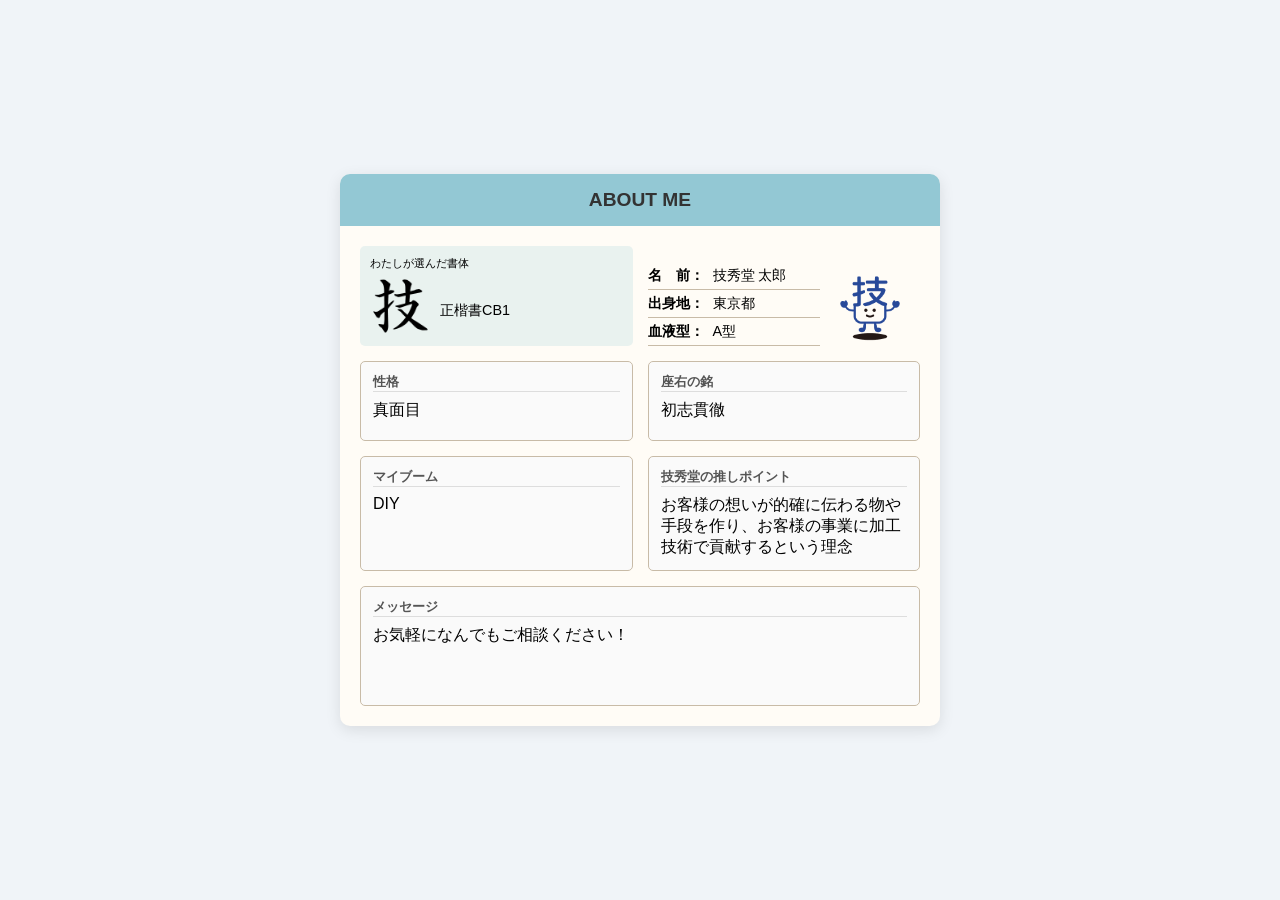
<file: AR_Profile/index.html>
<!DOCTYPE html>
<html lang="ja">
<head>
    <meta charset="UTF-8">
    <meta name="viewport" content="width=device-width, initial-scale=1.0">
    <title>ABOUT ME</title>
    <link rel="stylesheet" href="style.css">
</head>
<body>
    <div class="profile-card">
        <header class="card-header">
            ABOUT ME
        </header>

        <div class="card-body">
            <!-- 上部セクション（左：書体ボックス、右：情報エリア） -->
            <div class="top-section">
                <!-- 左側：書体ボックス -->
                <div class="font-style-box">
                    <span class="font-label">わたしが選んだ書体</span>
                    <div class="font-details">
                        <!-- ここに「技」の画像か文字を入れます -->
                        <img src="Font.png" alt="技の画像" class="kanji-image">
                        <span class="font-name">正楷書CB1
                        </span>
                    </div>
                </div>
                
                <!-- 右側：情報エリア（名前〜色、キャラ） -->
                <div class="info-area">
                    <div class="info-details-container">
                        <!-- テキスト情報スタック -->
                        <div class="info-text-stack">
                            <div class="info-row">
                                <span class="label">名　前：</span>
                                <span class="value">技秀堂 太郎</span>
                            </div>
                            <div class="info-row">
                                <span class="label">出身地：</span>
                                <span class="value">東京都</span>
                            </div>
                            <div class="info-row">
                                <span class="label">血液型：</span>
                                <span class="value">A型</span>
                            </div>
                        </div>
                        <!-- キャラクター画像 -->
                        <div class="character-image">
                            <img src="Gichan.gif" alt="キャラクター"> 
                        </div>
                    </div>
                </div>
            </div>

            <!-- 下部グリッドセクション -->
            <div class="profile-grid">
                <div class="grid-item">
                    <div class="item-title">性格</div>
                    <div class="item-content">真面目</div>
                </div>
                <div class="grid-item">
                    <div class="item-title">座右の銘</div>
                    <div class="item-content">初志貫徹</div>
                </div>
                <div class="grid-item">
                    <div class="item-title">マイブーム</div>
                    <div class="item-content">DIY</div>
                </div>
                <div class="grid-item">
                    <div class="item-title">技秀堂の推しポイント</div>
                    <div class="item-content">お客様の想いが的確に伝わる物や手段を作り、お客様の事業に加工技術で貢献するという理念</div>
                </div>
            </div>

            <!-- メッセージセクション -->
            <div class="message-box">
                <div class="item-title">メッセージ</div>
                <div class="item-content-large">お気軽になんでもご相談ください！</div>
            </div>
        </div>
    </div>
</body>
</html>
</file>
<file: AR_Profile/style.css>
:root {
    --header-bg: #93c8d4;
    --text-color: #333;
    --border-color: #c8bba7;
    --card-bg: #fffcf6;
    --font-color-blue: #263bd5;
    --grid-gap: 15px; /* 隙間のサイズを共通化 */
}

body {
    font-family: "Hiragino Maru Gothic ProN", "UD Digital Kyokasho NK-R", "HG丸ｺﾞｼｯｸM-PRO", sans-serif;
    background-color: #f0f4f8;
    display: flex;
    justify-content: center;
    align-items: center;
    min-height: 100vh;
    margin: 0;
}

.profile-card {
    width: 90%;
    max-width: 600px;
    background-color: var(--card-bg);
    border-radius: 10px;
    box-shadow: 0 4px 15px rgba(0, 0, 0, 0.1);
    overflow: hidden;
}

.card-header {
    background-color: var(--header-bg);
    color: var(--text-color);
    padding: 15px;
    text-align: center;
    font-weight: 700;
    font-size: 1.2em;
}

.card-body {
    padding: 20px;
}

/* 上部レイアウト：幅を下のグリッドと一致させる */
.top-section {
    display: flex;
    justify-content: space-between;
    margin-bottom: var(--grid-gap);
}

/* 左側：技の画像が入っているボックス（特技の幅に合わせる） */
.font-style-box {
    /* (100% - 隙間) / 2 の計算で下の1枠分とピッタリ同じ幅になります */
    width: calc((100% - var(--grid-gap)) / 2);
    background-color: #93c8d435; 
    border-radius: 5px;
    padding: 10px;
    height: 100px;
    box-sizing: border-box;
    flex-shrink: 0;
}

.font-label {
    display: block;
    font-size: 0.7em;
    margin-bottom: 5px;
}

.font-details { 
    display: flex; 
    align-items: center;
}

.kanji-image { width: 60px; height: auto; object-fit: contain; }
.font-name { margin-left: 10px; white-space: nowrap; font-size: 0.9em; }

/* 右側：情報エリア（座右の銘の幅に合わせる） */
.info-area {
    width: calc((100% - var(--grid-gap)) / 2);
    display: flex;
    flex-direction: column;
    justify-content: flex-end;
    box-sizing: border-box;
}

.info-details-container {
    display: flex;
    justify-content: space-between;
    align-items: flex-end;
    width: 100%;
}

.info-text-stack { flex-grow: 1; }

.info-row {
    padding: 4px 0;
    border-bottom: 1px solid var(--border-color);
    font-size: 0.9em;
}

.label { font-weight: 700; margin-right: 5px; }

/* キャラクター画像 */
.character-image {
    width: 100px;
    height: 100px;
    flex-shrink: 0;
    margin-top: 10px;       /* ← 上部に少し隙間を作って、画像を下に押し下げます */
    margin-bottom: -15px;    /* ← さらに下に食い込ませて下げたい場合は、マイナスの値を入れます */
}

.character-image img {
    width: 100%;
    height: 100%;
    object-fit: contain;
}

/* 下部グリッドセクション */
.profile-grid {
    display: grid;
    grid-template-columns: 1fr 1fr;
    gap: var(--grid-gap);
    margin-bottom: var(--grid-gap);
}

.grid-item, .message-box {
    border: 1px solid var(--border-color);
    border-radius: 5px;
    padding: 12px;
    background-color: #fafafa;
    min-height: 80px;
    box-sizing: border-box;
}

.item-title {
    font-weight: 700;
    font-size: 0.8em;
    color: #555;
    margin-bottom: 8px;
    border-bottom: 1px solid #ddd;
}

.message-box { min-height: 120px; }

/* スマホ対応 */
@media (max-width: 550px) {
    .top-section { flex-direction: column; }
    .font-style-box, .info-area { width: 100%; }
    .font-style-box { margin-bottom: 15px; }
    .info-details-container { justify-content: flex-start; } 
    .profile-grid { grid-template-columns: 1fr; }
}
</file>
